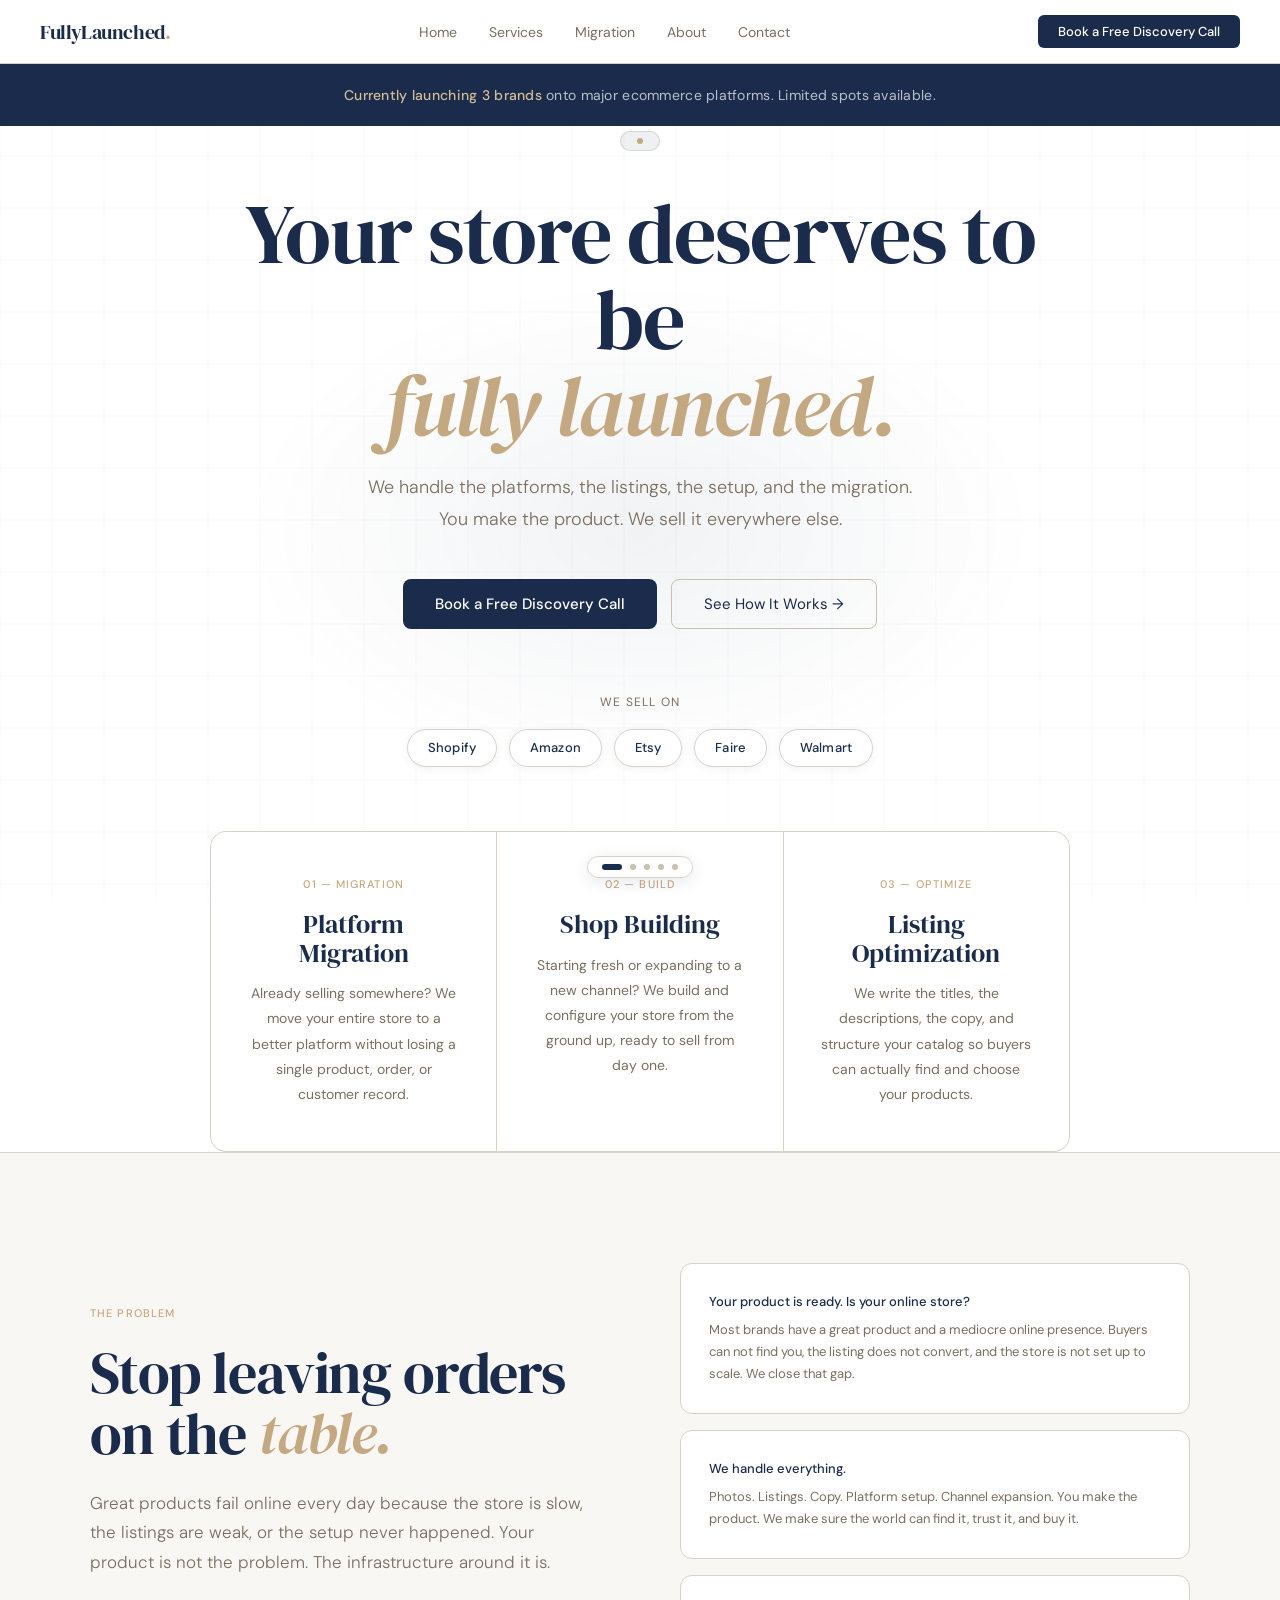
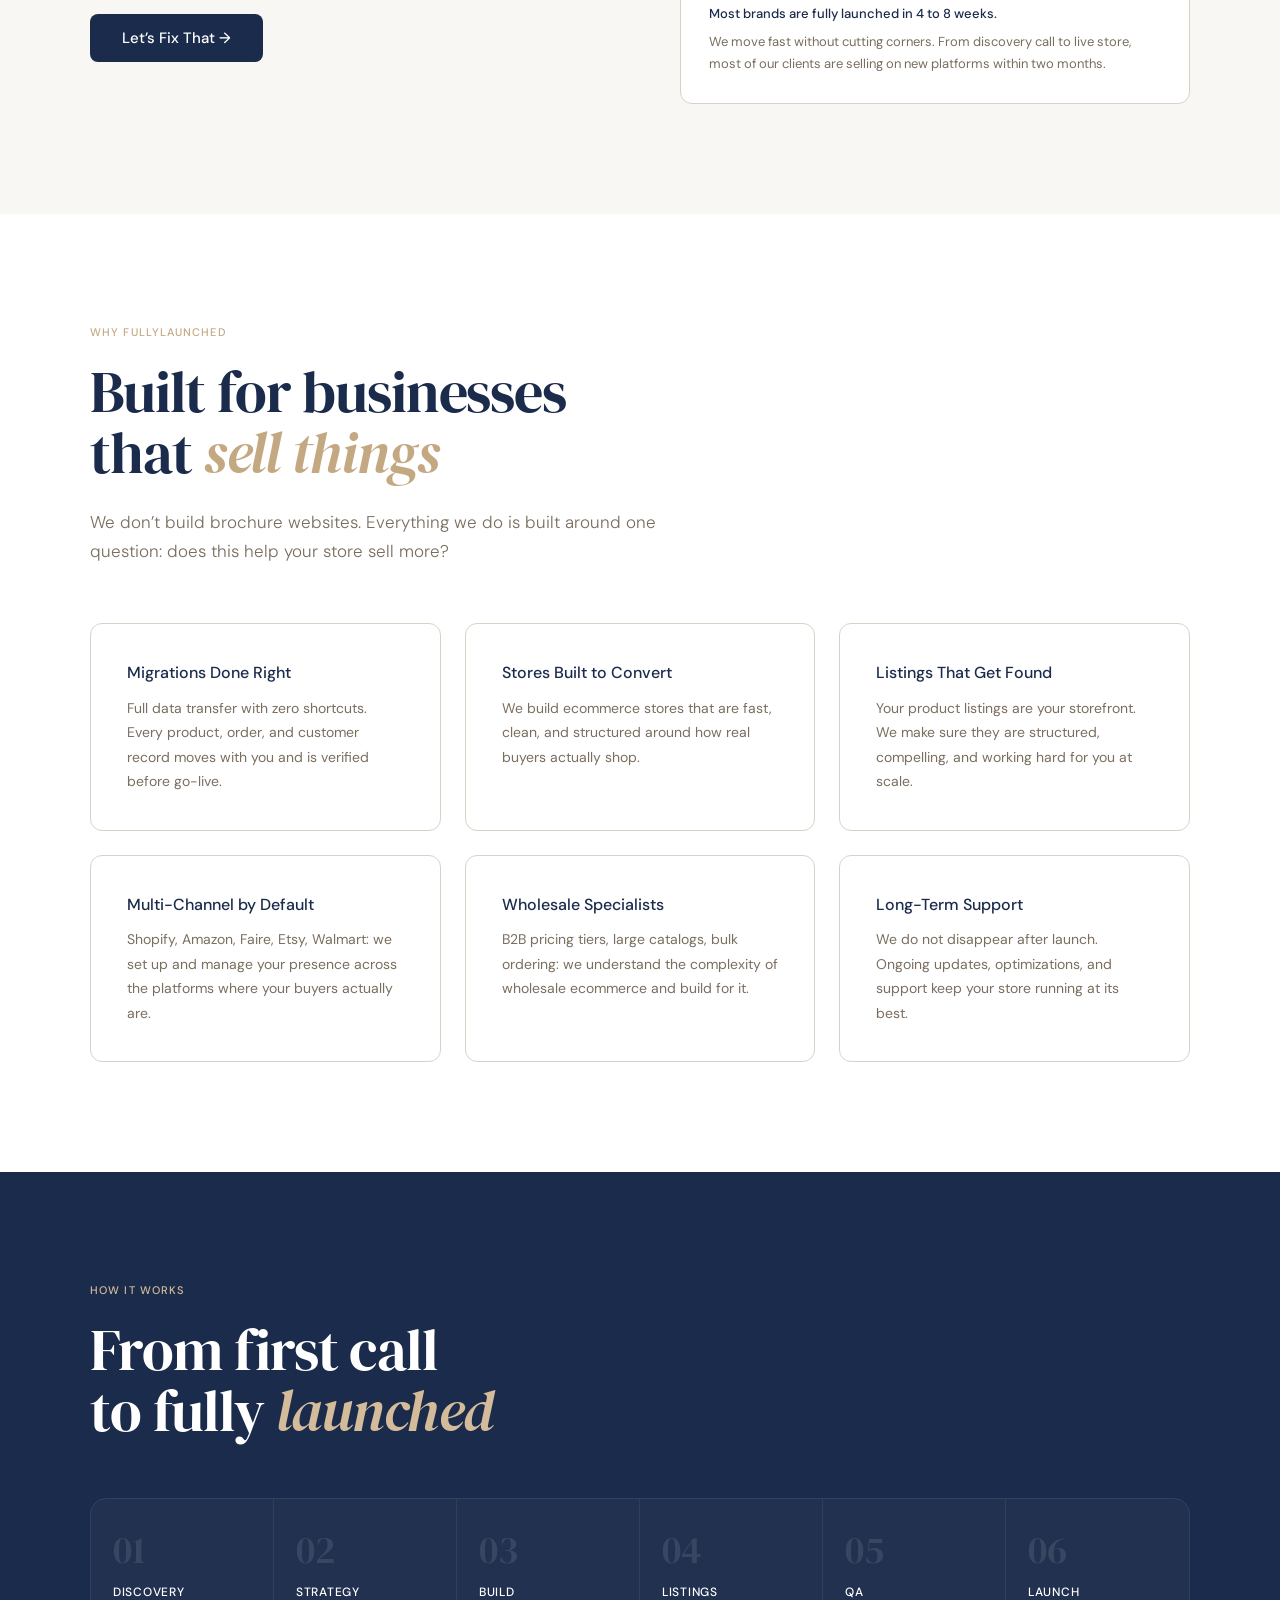
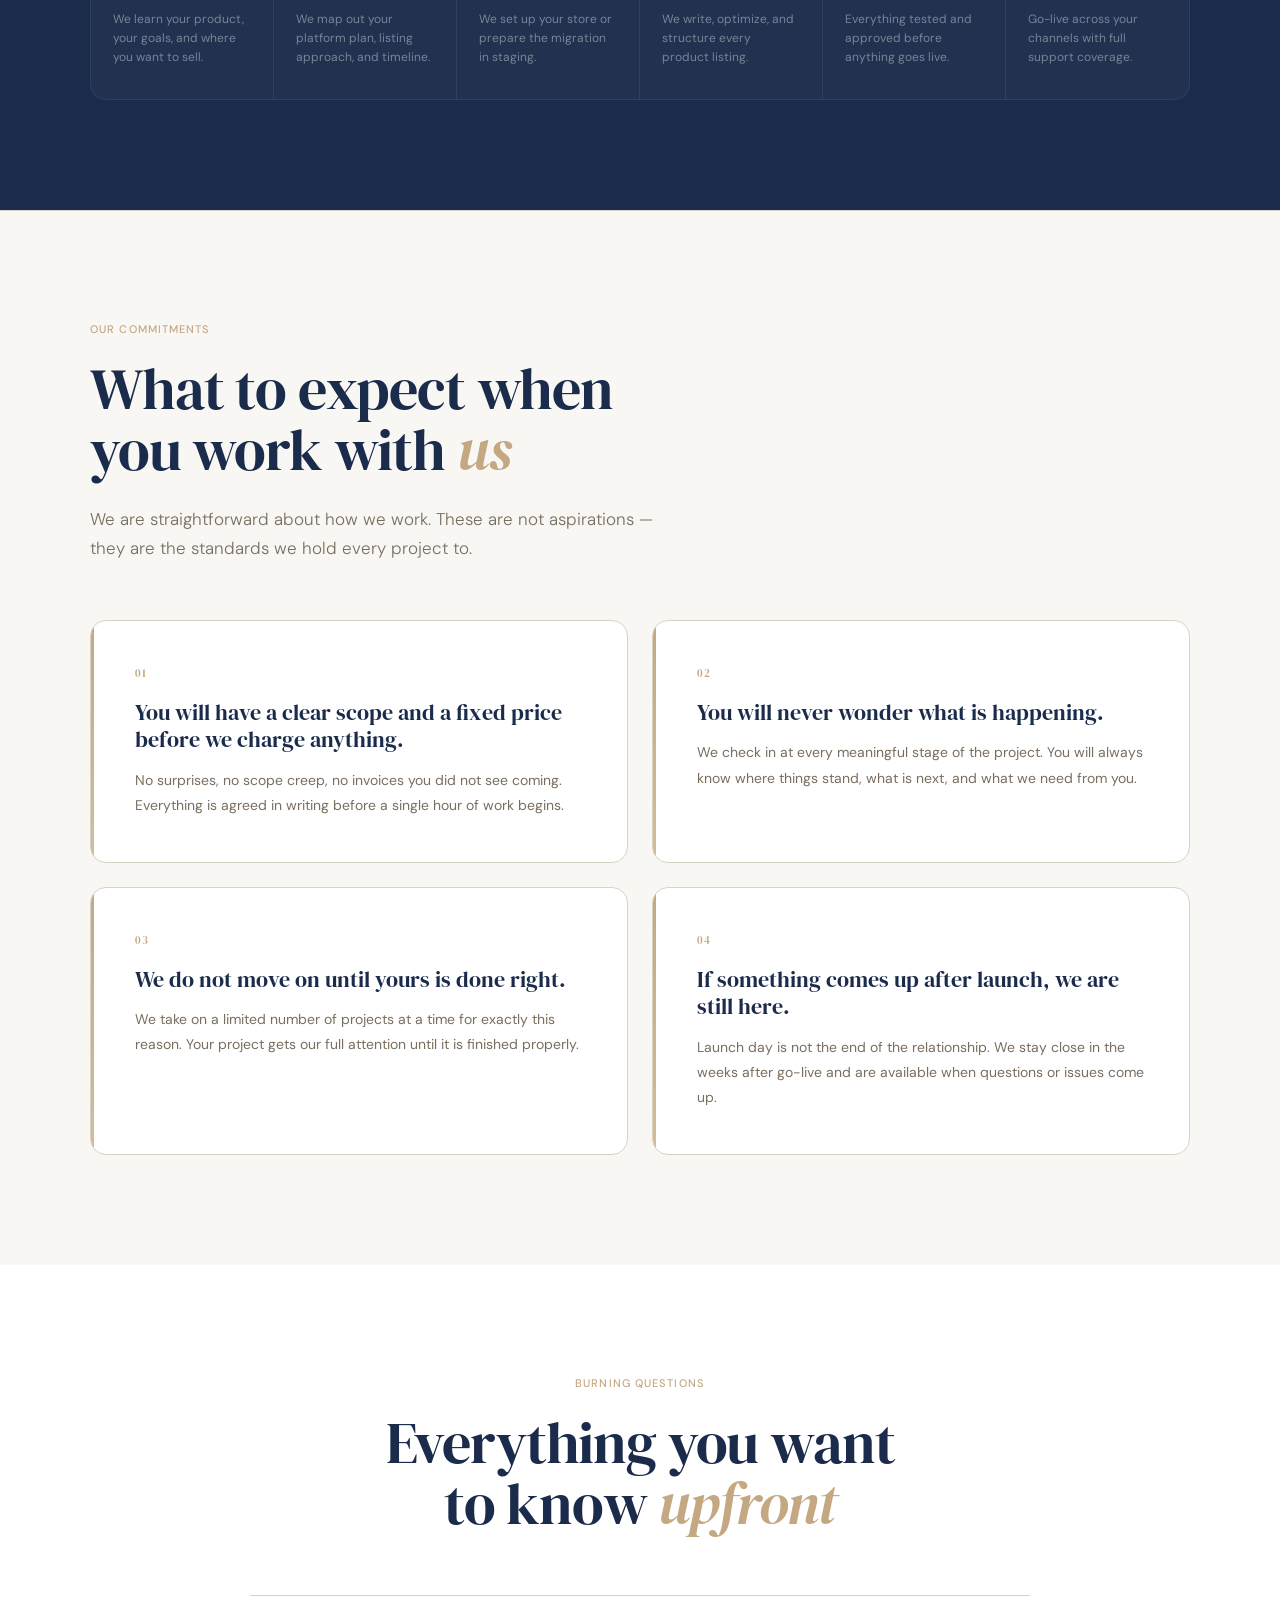
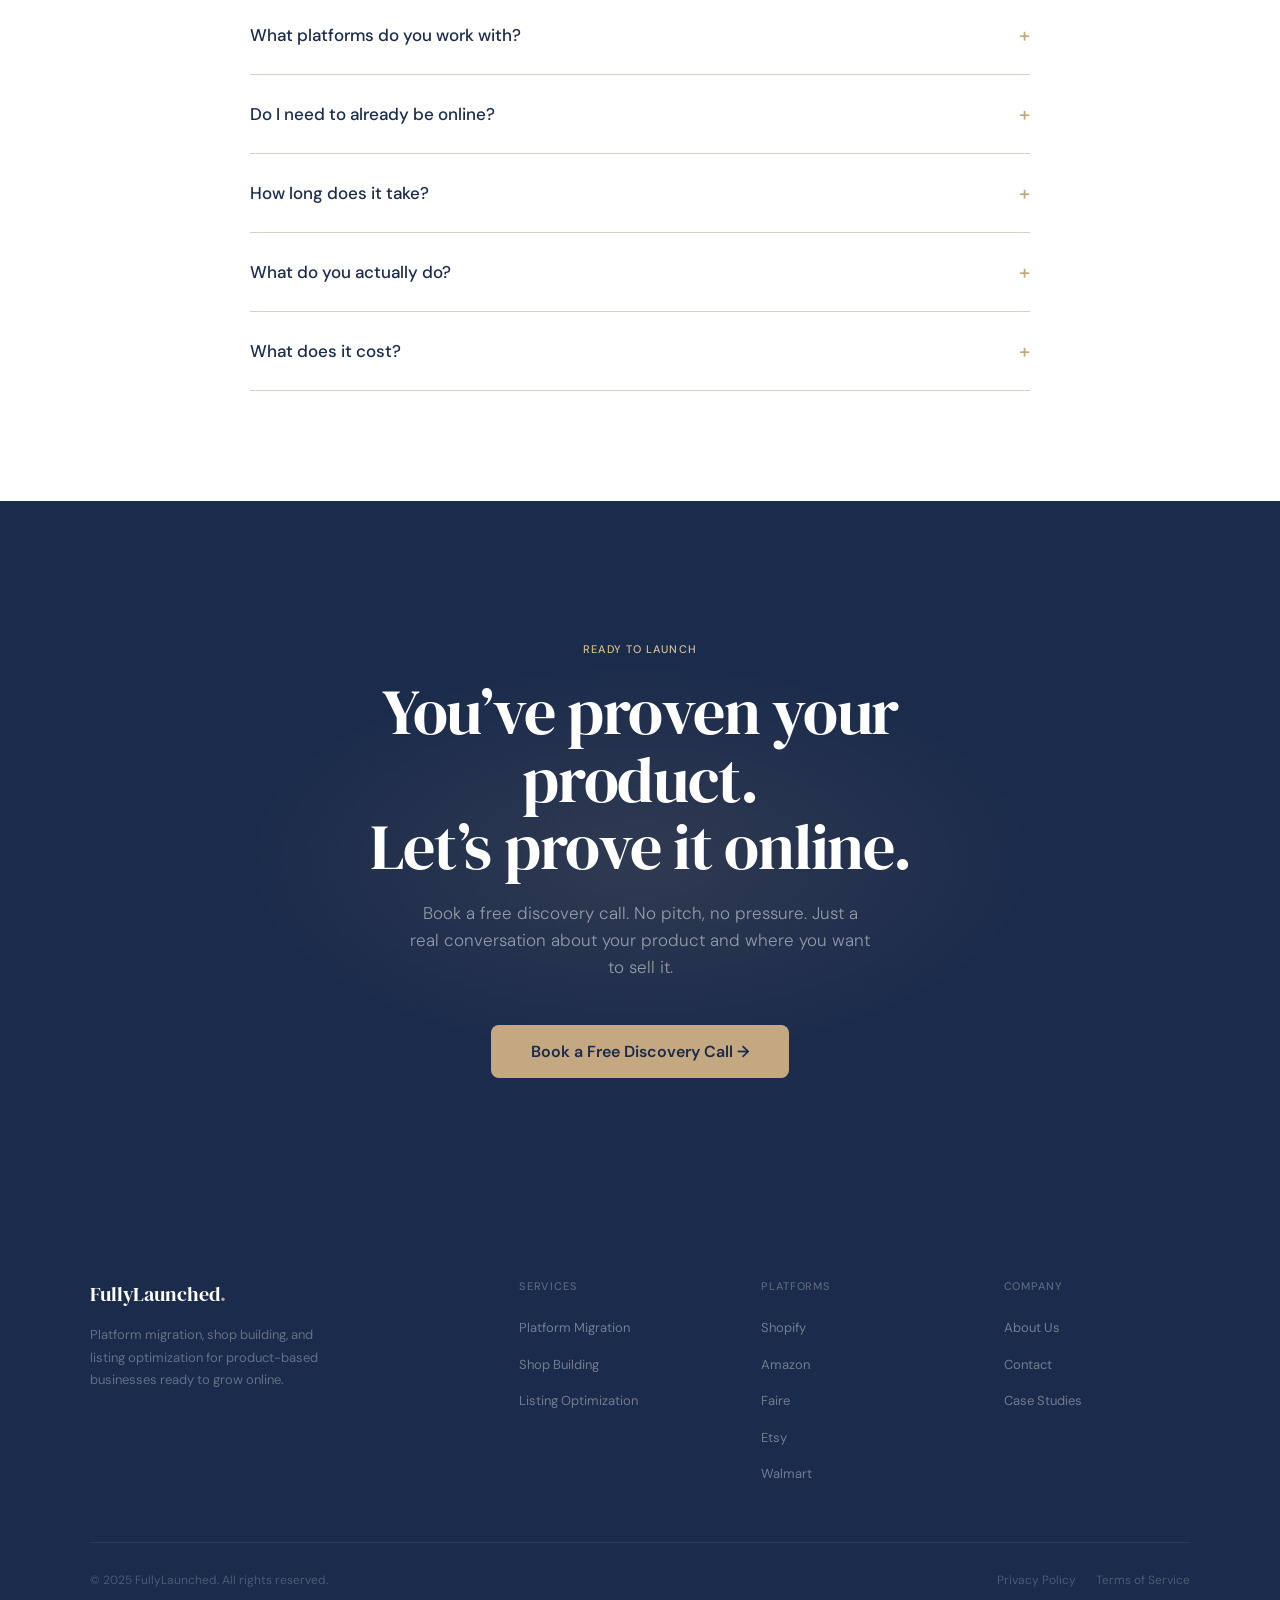
<file: index.html>
<!DOCTYPE html>
<html lang="en">
<head>
<meta charset="UTF-8">
<meta name="viewport" content="width=device-width, initial-scale=1.0">
<title>FullyLaunched — Sell Everywhere Your Customers Are</title>
<meta name="description" content="Platform migration, shop building, and listing optimization for product-based businesses ready to grow online.">
<link rel="preconnect" href="https://fonts.googleapis.com">
<link href="https://fonts.googleapis.com/css2?family=DM+Sans:ital,opsz,wght@0,9..40,300;0,9..40,400;0,9..40,500;0,9..40,600;1,9..40,300&family=DM+Serif+Display:ital@0;1&display=swap" rel="stylesheet">
<style>
*{margin:0;padding:0;box-sizing:border-box;}
:root{
  --bg:#FFFFFF;--off-white:#F8F7F4;--surface:#F0EDE8;--border:#D8D2C6;--border2:#C8C0B0;
  --navy:#1B2B4B;--navy-mid:#2E4380;--muted:#7A6E5F;--muted2:#9A8E7E;
  --tan:#C4A882;--tan-light:#D4BC9A;--cream:#F5F0E8;
  --font-main:'DM Sans',sans-serif;--font-serif:'DM Serif Display',serif;
}
html{scroll-behavior:smooth;}
body{background:var(--bg);color:var(--navy);font-family:var(--font-main);font-size:16px;line-height:1.6;overflow-x:hidden;}
#magnetic-canvas{position:fixed;inset:0;z-index:0;pointer-events:none;}

nav{position:fixed;top:0;left:0;right:0;z-index:100;padding:0 40px;height:64px;display:flex;align-items:center;justify-content:space-between;background:rgba(255,255,255,0.93);backdrop-filter:blur(16px);border-bottom:1px solid var(--border);}
.nav-logo{font-family:var(--font-serif);font-size:20px;color:var(--navy);letter-spacing:-0.02em;cursor:pointer;}
.nav-logo span{color:var(--tan);}
.nav-links{display:flex;gap:32px;list-style:none;}
.nav-links a{color:var(--muted);font-size:14px;text-decoration:none;transition:color 0.2s;cursor:pointer;}
.nav-links a:hover{color:var(--navy);}
.nav-cta{background:var(--navy);color:#fff;font-size:13px;font-weight:500;padding:8px 20px;border-radius:6px;border:none;cursor:pointer;transition:all 0.2s;font-family:var(--font-main);}
.nav-cta:hover{background:var(--navy-mid);transform:translateY(-1px);}

.page{display:none;padding-top:64px;position:relative;z-index:1;}
.page.active{display:block;}

.hero{min-height:100vh;display:flex;align-items:center;padding:0 40px;position:relative;overflow:hidden;}
.hero-glow{position:absolute;top:15%;left:50%;transform:translateX(-50%);width:800px;height:500px;background:radial-gradient(ellipse,rgba(27,43,75,0.06) 0%,transparent 70%);pointer-events:none;}
.hero-content{position:relative;z-index:2;max-width:860px;margin:0 auto;text-align:center;}
.hero-badge{display:inline-flex;align-items:center;gap:8px;background:rgba(27,43,75,0.07);border:1px solid rgba(27,43,75,0.14);border-radius:100px;padding:6px 16px;margin-bottom:40px;font-size:12px;color:var(--navy);letter-spacing:0.08em;text-transform:uppercase;}
.hero-badge-dot{width:6px;height:6px;background:var(--tan);border-radius:50%;animation:pulse 2s infinite;}
@keyframes pulse{0%,100%{opacity:1;transform:scale(1);}50%{opacity:0.35;transform:scale(0.75);}}
.hero-h1{font-family:var(--font-serif);font-size:clamp(44px,7vw,84px);line-height:1.02;letter-spacing:-0.02em;color:var(--navy);margin-bottom:24px;font-weight:400;}
.hero-h1 em{color:var(--tan);font-style:italic;}
.hero-sub{font-size:18px;color:var(--muted);max-width:560px;margin:0 auto 44px;line-height:1.75;font-weight:300;}
.hero-btns{display:flex;gap:14px;justify-content:center;flex-wrap:wrap;margin-bottom:64px;}
.btn-primary{background:var(--navy);color:#fff;padding:14px 32px;border-radius:8px;font-size:15px;font-weight:500;cursor:pointer;border:none;transition:all 0.2s;font-family:var(--font-main);}
.btn-primary:hover{background:var(--navy-mid);transform:translateY(-2px);box-shadow:0 8px 24px rgba(27,43,75,0.15);}
.btn-ghost{background:transparent;color:var(--navy);padding:14px 32px;border-radius:8px;font-size:15px;font-weight:400;cursor:pointer;border:1px solid var(--border2);transition:all 0.2s;font-family:var(--font-main);}
.btn-ghost:hover{border-color:var(--navy);background:rgba(27,43,75,0.03);}

.platform-row{display:flex;gap:12px;justify-content:center;flex-wrap:wrap;}
.platform-badge{background:#fff;border:1px solid var(--border);border-radius:100px;padding:8px 20px;font-size:13px;font-weight:500;color:var(--navy);letter-spacing:0.01em;box-shadow:0 2px 8px rgba(27,43,75,0.06);}

.pillars{display:grid;grid-template-columns:repeat(3,1fr);gap:1px;background:var(--border);border:1px solid var(--border);border-radius:16px;overflow:hidden;margin-top:64px;}
.pillar{background:var(--bg);padding:44px 36px;transition:background 0.3s;}
.pillar:hover{background:var(--cream);}
.pillar-num{font-size:11px;color:var(--tan);letter-spacing:0.1em;text-transform:uppercase;margin-bottom:16px;font-weight:500;}
.pillar-title{font-family:var(--font-serif);font-size:26px;color:var(--navy);line-height:1.1;margin-bottom:14px;font-weight:400;}
.pillar-text{font-size:14px;color:var(--muted);line-height:1.8;}

section{padding:110px 40px;}
.section-inner{max-width:1100px;margin:0 auto;}
.section-label{font-size:11px;color:var(--tan);text-transform:uppercase;letter-spacing:0.1em;margin-bottom:20px;font-weight:500;}
.section-h2{font-family:var(--font-serif);font-size:clamp(34px,5vw,58px);line-height:1.05;letter-spacing:-0.02em;color:var(--navy);margin-bottom:24px;font-weight:400;}
.section-h2 em{color:var(--tan);font-style:italic;}
.section-sub{font-size:17px;color:var(--muted);max-width:580px;line-height:1.75;font-weight:300;}
.divider{height:1px;background:var(--border);margin:0 40px;}

.proof-banner{background:var(--navy);padding:20px 40px;text-align:center;}
.proof-banner p{font-size:14px;color:rgba(255,255,255,0.7);letter-spacing:0.02em;}
.proof-banner span{color:var(--tan-light);font-weight:500;}

.why-grid{display:grid;grid-template-columns:repeat(3,1fr);gap:24px;margin-top:56px;}
.why-card{padding:36px;border:1px solid var(--border);border-radius:12px;background:#fff;transition:all 0.3s;}
.why-card:hover{border-color:var(--tan);box-shadow:0 4px 20px rgba(27,43,75,0.07);}
.why-title{font-size:16px;font-weight:500;color:var(--navy);margin-bottom:10px;}
.why-text{font-size:14px;color:var(--muted);line-height:1.75;}

.commitment-grid{display:grid;grid-template-columns:repeat(2,1fr);gap:24px;margin-top:56px;}
.commitment-card{padding:44px;border:1px solid var(--border);border-radius:16px;background:#fff;transition:all 0.3s;position:relative;overflow:hidden;}
.commitment-card::before{content:'';position:absolute;top:0;left:0;width:3px;height:100%;background:linear-gradient(180deg,var(--tan),var(--tan-light));}
.commitment-card:hover{border-color:var(--tan);box-shadow:0 6px 28px rgba(27,43,75,0.08);transform:translateY(-2px);}
.commitment-num{font-family:var(--font-serif);font-size:11px;color:var(--tan);letter-spacing:0.1em;text-transform:uppercase;margin-bottom:16px;font-weight:500;}
.commitment-statement{font-family:var(--font-serif);font-size:22px;color:var(--navy);line-height:1.25;margin-bottom:14px;font-weight:400;}
.commitment-text{font-size:14px;color:var(--muted);line-height:1.8;}

.faq-list{max-width:780px;margin:0 auto;}
.faq-item{border-bottom:1px solid var(--border);}
.faq-item:first-child{border-top:1px solid var(--border);}
.faq-q{width:100%;background:none;border:none;text-align:left;padding:28px 0;font-size:17px;font-weight:500;color:var(--navy);cursor:pointer;display:flex;justify-content:space-between;align-items:center;font-family:var(--font-main);gap:20px;}
.faq-q .arrow{font-size:20px;color:var(--tan);transition:transform 0.25s;flex-shrink:0;line-height:1;}
.faq-q.open .arrow{transform:rotate(45deg);}
.faq-a{font-size:15px;color:var(--muted);line-height:1.8;max-height:0;overflow:hidden;transition:max-height 0.35s ease,padding 0.25s ease;}
.faq-a.open{max-height:200px;padding-bottom:28px;}

.migration-block{background:var(--navy);border-radius:24px;padding:80px;margin:0 40px;}
.migration-flow{display:flex;align-items:center;margin-top:60px;}
.flow-node{flex:1;text-align:center;}
.flow-box{background:rgba(255,255,255,0.07);border:1px solid rgba(255,255,255,0.12);border-radius:12px;padding:28px 16px;}
.flow-box.hl{border-color:rgba(196,168,130,0.5);background:rgba(196,168,130,0.1);}
.flow-label{font-size:11px;color:var(--tan-light);text-transform:uppercase;letter-spacing:0.08em;margin-bottom:10px;}
.flow-title{font-size:15px;font-weight:500;color:#fff;}
.flow-subs{font-size:12px;color:rgba(255,255,255,0.45);margin-top:8px;line-height:1.7;}
.flow-arrow{font-size:20px;color:rgba(255,255,255,0.2);padding:0 16px;flex-shrink:0;}

.process-navy{background:var(--navy);}
.process-navy .section-label{color:var(--tan-light);}
.process-navy .section-h2{color:#fff;}
.process-navy .section-h2 em{color:var(--tan-light);}
.process-steps{display:grid;grid-template-columns:repeat(6,1fr);margin-top:56px;border:1px solid rgba(255,255,255,0.1);border-radius:16px;overflow:hidden;}
.process-step{padding:32px 22px;border-right:1px solid rgba(255,255,255,0.07);background:rgba(255,255,255,0.03);transition:background 0.3s;}
.process-step:last-child{border-right:none;}
.process-step:hover{background:rgba(255,255,255,0.08);}
.process-num{font-family:var(--font-serif);font-size:38px;color:rgba(255,255,255,0.1);margin-bottom:14px;line-height:1;}
.process-title{font-size:12px;font-weight:500;color:#fff;margin-bottom:8px;text-transform:uppercase;letter-spacing:0.06em;}
.process-text{font-size:12px;color:rgba(255,255,255,0.4);line-height:1.6;}

.final-cta{text-align:center;padding:140px 40px;position:relative;overflow:hidden;background:var(--navy);}
.final-cta-glow{position:absolute;top:50%;left:50%;transform:translate(-50%,-50%);width:800px;height:400px;background:radial-gradient(ellipse,rgba(196,168,130,0.12) 0%,transparent 70%);}
.final-cta-h2{font-family:var(--font-serif);font-size:clamp(36px,6vw,64px);line-height:1.05;letter-spacing:-0.02em;max-width:640px;margin:0 auto 20px;font-weight:400;color:#fff;}
.final-cta-sub{font-size:17px;color:rgba(255,255,255,0.5);max-width:460px;margin:0 auto 44px;font-weight:300;}
.btn-tan{background:var(--tan);color:var(--navy);font-weight:600;padding:16px 40px;border-radius:8px;font-size:16px;border:none;cursor:pointer;font-family:var(--font-main);transition:all 0.2s;text-decoration:none;display:inline-block;}
.btn-tan:hover{background:var(--tan-light);}

.service-detail{padding:80px 0;border-top:1px solid var(--border);max-width:1100px;margin:0 auto;display:grid;grid-template-columns:1fr 1fr;gap:80px;align-items:start;}
.service-detail:first-child{border-top:none;}
.service-tag{display:inline-block;background:rgba(27,43,75,0.07);border:1px solid rgba(27,43,75,0.14);border-radius:100px;padding:4px 14px;font-size:11px;color:var(--navy);text-transform:uppercase;letter-spacing:0.08em;margin-bottom:18px;}
.service-h3{font-family:var(--font-serif);font-size:36px;line-height:1.1;margin-bottom:14px;font-weight:400;color:var(--navy);}
.service-desc{font-size:15px;color:var(--muted);line-height:1.8;margin-bottom:26px;}
.service-bullets{list-style:none;display:flex;flex-direction:column;gap:11px;}
.service-bullets li{font-size:14px;color:var(--muted);padding-left:22px;position:relative;line-height:1.6;}
.service-bullets li::before{content:'→';position:absolute;left:0;color:var(--tan);}
.service-panel{background:var(--navy);border-radius:16px;padding:40px;}
.service-panel-title{font-size:11px;color:rgba(255,255,255,0.35);text-transform:uppercase;letter-spacing:0.08em;margin-bottom:28px;}
.panel-item{padding:18px 0;border-bottom:1px solid rgba(255,255,255,0.08);}
.panel-item:last-child{border-bottom:none;}
.panel-item-label{font-size:12px;color:rgba(255,255,255,0.45);margin-bottom:5px;}
.panel-item-val{font-size:14px;color:#fff;line-height:1.55;}

.manifesto-text{font-family:var(--font-serif);font-size:clamp(26px,4vw,46px);line-height:1.2;letter-spacing:-0.01em;font-weight:400;margin-bottom:28px;color:var(--navy);}
.manifesto-text em{color:var(--tan);font-style:italic;}
.values-grid{display:grid;grid-template-columns:repeat(2,1fr);gap:24px;max-width:1100px;margin:0 auto;padding:0 40px 100px;}
.value-card{padding:40px;border:1px solid var(--border);border-radius:16px;background:#fff;transition:all 0.3s;}
.value-card:hover{border-color:var(--tan);box-shadow:0 6px 24px rgba(27,43,75,0.08);}
.value-title{font-family:var(--font-serif);font-size:24px;margin-bottom:12px;font-weight:400;color:var(--navy);}
.value-text{font-size:15px;color:var(--muted);line-height:1.8;}

/* CONTACT FORM — Netlify ready */
.contact-layout{display:grid;grid-template-columns:1fr 1fr;gap:80px;max-width:1100px;margin:0 auto;padding:0 40px 100px;}
.contact-info-title{font-family:var(--font-serif);font-size:42px;font-weight:400;line-height:1.1;margin-bottom:18px;color:var(--navy);}
.contact-info-sub{font-size:15px;color:var(--muted);line-height:1.8;margin-bottom:36px;}
.contact-detail{display:flex;flex-direction:column;gap:18px;}
.contact-detail-item{display:flex;align-items:flex-start;gap:14px;}
.contact-detail-icon{width:36px;height:36px;background:rgba(27,43,75,0.06);border:1px solid rgba(27,43,75,0.1);border-radius:8px;display:flex;align-items:center;justify-content:center;flex-shrink:0;}
.contact-detail-label{font-size:11px;color:var(--muted);text-transform:uppercase;letter-spacing:0.06em;margin-bottom:2px;}
.contact-detail-val{font-size:14px;color:var(--navy);}
.contact-form-wrap{background:#fff;border:1px solid var(--border);border-radius:20px;padding:44px;box-shadow:0 4px 24px rgba(27,43,75,0.07);}
.form-group{margin-bottom:20px;}
.form-row{display:grid;grid-template-columns:1fr 1fr;gap:14px;}
.form-label{font-size:11px;color:var(--muted);text-transform:uppercase;letter-spacing:0.06em;margin-bottom:7px;display:block;}
.form-input{width:100%;background:var(--off-white);border:1px solid var(--border);border-radius:8px;padding:12px 14px;color:var(--navy);font-size:14px;font-family:var(--font-main);transition:border-color 0.2s;outline:none;}
.form-input:focus{border-color:var(--navy);}
.form-input::placeholder{color:var(--muted2);}
select.form-input option{background:#fff;color:var(--navy);}
textarea.form-input{min-height:110px;resize:vertical;}
.form-submit{width:100%;background:var(--navy);color:#fff;border:none;padding:15px;border-radius:8px;font-size:15px;font-weight:500;font-family:var(--font-main);cursor:pointer;transition:all 0.2s;margin-top:6px;}
.form-submit:hover{background:var(--navy-mid);}

/* SUCCESS MESSAGE */
.form-success{display:none;text-align:center;padding:40px 20px;}
.form-success h3{font-family:var(--font-serif);font-size:28px;color:var(--navy);margin-bottom:12px;}
.form-success p{font-size:15px;color:var(--muted);}

footer{background:var(--navy);padding:60px 40px 36px;}
.footer-inner{max-width:1100px;margin:0 auto;}
.footer-top{display:grid;grid-template-columns:2fr 1fr 1fr 1fr;gap:56px;margin-bottom:56px;}
.footer-logo{font-family:var(--font-serif);font-size:20px;color:#fff;margin-bottom:14px;}
.footer-logo span{color:var(--tan);}
.footer-tagline{font-size:13px;color:rgba(255,255,255,0.32);line-height:1.7;max-width:260px;}
.footer-col-title{font-size:11px;text-transform:uppercase;letter-spacing:0.08em;color:rgba(255,255,255,0.28);margin-bottom:18px;font-weight:500;}
.footer-links{list-style:none;display:flex;flex-direction:column;gap:11px;}
.footer-links a{font-size:13px;color:rgba(255,255,255,0.38);text-decoration:none;cursor:pointer;transition:color 0.2s;}
.footer-links a:hover{color:#fff;}
.footer-bottom{border-top:1px solid rgba(255,255,255,0.07);padding-top:28px;display:flex;justify-content:space-between;align-items:center;}
.footer-copy{font-size:12px;color:rgba(255,255,255,0.22);}
.footer-legal{display:flex;gap:20px;}
.footer-legal a{font-size:12px;color:rgba(255,255,255,0.22);text-decoration:none;cursor:pointer;}

.page-indicator{position:fixed;bottom:22px;left:50%;transform:translateX(-50%);display:flex;gap:8px;background:rgba(255,255,255,0.95);border:1px solid var(--border);border-radius:100px;padding:7px 14px;z-index:200;backdrop-filter:blur(12px);box-shadow:0 4px 16px rgba(27,43,75,0.1);}
.page-dot{width:6px;height:6px;border-radius:50%;background:var(--border2);cursor:pointer;transition:all 0.2s;}
.page-dot.active{background:var(--navy);width:20px;border-radius:3px;}

@keyframes fadeUp{from{opacity:0;transform:translateY(18px);}to{opacity:1;transform:translateY(0);}}
.fade-up{animation:fadeUp 0.6s ease forwards;}
.fd1{animation-delay:0.1s;opacity:0;}.fd2{animation-delay:0.2s;opacity:0;}.fd3{animation-delay:0.3s;opacity:0;}.fd4{animation-delay:0.4s;opacity:0;}

@media(max-width:768px){
  nav{padding:0 20px;}.nav-links{display:none;}
  .hero{padding:0 20px;}
  .pillars,.why-grid,.commitment-grid,.process-steps,.values-grid{grid-template-columns:1fr;}
  .process-step{border-right:none;border-bottom:1px solid rgba(255,255,255,0.07);}
  .service-detail{grid-template-columns:1fr;gap:36px;}
  .contact-layout{grid-template-columns:1fr;padding:0 20px;}
  .migration-block{margin:0;border-radius:0;padding:60px 20px;}
  .migration-flow{flex-direction:column;gap:10px;}.flow-arrow{transform:rotate(90deg);}
  .footer-top{grid-template-columns:1fr 1fr;gap:28px;}
  section{padding:80px 20px;}.values-grid{padding:0 20px 80px;}
  .contact-form-wrap{padding:26px;}.faq-list{padding:0 20px;}
  .form-row{grid-template-columns:1fr;}
}
</style>
</head>
<body>

<canvas id="magnetic-canvas"></canvas>
<nav>
  <div class="nav-logo" onclick="showPage('home')">FullyLaunched<span>.</span></div>
  <ul class="nav-links">
    <li><a onclick="showPage('home')">Home</a></li>
    <li><a onclick="showPage('services')">Services</a></li>
    <li><a onclick="showPage('migration')">Migration</a></li>
    <li><a onclick="showPage('about')">About</a></li>
    <li><a onclick="showPage('contact')">Contact</a></li>
  </ul>
  <button class="nav-cta" onclick="showPage('contact')">Book a Free Discovery Call</button>
</nav>

<div class="page-indicator">
  <div class="page-dot active" id="dot-home" onclick="showPage('home')"></div>
  <div class="page-dot" id="dot-services" onclick="showPage('services')"></div>
  <div class="page-dot" id="dot-migration" onclick="showPage('migration')"></div>
  <div class="page-dot" id="dot-about" onclick="showPage('about')"></div>
  <div class="page-dot" id="dot-contact" onclick="showPage('contact')"></div>
</div>

<!-- ═══ HOME ═══ -->
<div class="page active" id="page-home">
  <div class="proof-banner">
    <p><span>Currently launching 3 brands</span> onto major ecommerce platforms. Limited spots available.</p>
  </div>
  <section class="hero">
    <div class="hero-glow"></div>
    <div class="hero-content">
      <div class="hero-badge fade-up"><div class="hero-badge-dot"></div></div>
      <h1 class="hero-h1 fade-up fd1">Your store deserves to be<br><em>fully launched.</em></h1>
      <p class="hero-sub fade-up fd2">We handle the platforms, the listings, the setup, and the migration. You make the product. We sell it everywhere else.</p>
      <div class="hero-btns fade-up fd3">
        <button class="btn-primary" onclick="showPage('contact')">Book a Free Discovery Call</button>
        <button class="btn-ghost" onclick="showPage('services')">See How It Works →</button>
      </div>
      <div class="fade-up fd4">
        <p style="font-size:12px;color:var(--muted);text-transform:uppercase;letter-spacing:0.1em;margin-bottom:16px;">We sell on</p>
        <div class="platform-row">
          <div class="platform-badge">Shopify</div>
          <div class="platform-badge">Amazon</div>
          <div class="platform-badge">Etsy</div>
          <div class="platform-badge">Faire</div>
          <div class="platform-badge">Walmart</div>
        </div>
      </div>
      <div class="pillars">
        <div class="pillar"><div class="pillar-num">01 — Migration</div><div class="pillar-title">Platform Migration</div><div class="pillar-text">Already selling somewhere? We move your entire store to a better platform without losing a single product, order, or customer record.</div></div>
        <div class="pillar"><div class="pillar-num">02 — Build</div><div class="pillar-title">Shop Building</div><div class="pillar-text">Starting fresh or expanding to a new channel? We build and configure your store from the ground up, ready to sell from day one.</div></div>
        <div class="pillar"><div class="pillar-num">03 — Optimize</div><div class="pillar-title">Listing Optimization</div><div class="pillar-text">We write the titles, the descriptions, the copy, and structure your catalog so buyers can actually find and choose your products.</div></div>
      </div>
    </div>
  </section>

  <section style="padding:110px 40px;border-top:1px solid var(--border);background:var(--off-white);">
    <div class="section-inner">
      <div style="display:grid;grid-template-columns:1fr 1fr;gap:80px;align-items:center;">
        <div>
          <div class="section-label">The Problem</div>
          <h2 class="section-h2">Stop leaving orders<br>on the <em>table.</em></h2>
          <p class="section-sub">Great products fail online every day because the store is slow, the listings are weak, or the setup never happened. Your product is not the problem. The infrastructure around it is.</p>
          <button class="btn-primary" style="margin-top:36px;" onclick="showPage('contact')">Let&rsquo;s Fix That →</button>
        </div>
        <div style="display:flex;flex-direction:column;gap:16px;">
          <div style="background:#fff;border:1px solid var(--border);border-radius:12px;padding:28px;"><div style="font-size:13px;font-weight:500;color:var(--navy);margin-bottom:6px;">Your product is ready. Is your online store?</div><div style="font-size:13px;color:var(--muted);line-height:1.7;">Most brands have a great product and a mediocre online presence. Buyers can not find you, the listing does not convert, and the store is not set up to scale. We close that gap.</div></div>
          <div style="background:#fff;border:1px solid var(--border);border-radius:12px;padding:28px;"><div style="font-size:13px;font-weight:500;color:var(--navy);margin-bottom:6px;">We handle everything.</div><div style="font-size:13px;color:var(--muted);line-height:1.7;">Photos. Listings. Copy. Platform setup. Channel expansion. You make the product. We make sure the world can find it, trust it, and buy it.</div></div>
          <div style="background:#fff;border:1px solid var(--border);border-radius:12px;padding:28px;"><div style="font-size:13px;font-weight:500;color:var(--navy);margin-bottom:6px;">Most brands are fully launched in 4 to 8 weeks.</div><div style="font-size:13px;color:var(--muted);line-height:1.7;">We move fast without cutting corners. From discovery call to live store, most of our clients are selling on new platforms within two months.</div></div>
        </div>
      </div>
    </div>
  </section>

  <section style="padding:110px 40px;">
    <div class="section-inner">
      <div class="section-label">Why FullyLaunched</div>
      <h2 class="section-h2">Built for businesses<br>that <em>sell things</em></h2>
      <p class="section-sub">We don&rsquo;t build brochure websites. Everything we do is built around one question: does this help your store sell more?</p>
      <div class="why-grid">
        <div class="why-card"><div class="why-title">Migrations Done Right</div><div class="why-text">Full data transfer with zero shortcuts. Every product, order, and customer record moves with you and is verified before go-live.</div></div>
        <div class="why-card"><div class="why-title">Stores Built to Convert</div><div class="why-text">We build ecommerce stores that are fast, clean, and structured around how real buyers actually shop.</div></div>
        <div class="why-card"><div class="why-title">Listings That Get Found</div><div class="why-text">Your product listings are your storefront. We make sure they are structured, compelling, and working hard for you at scale.</div></div>
        <div class="why-card"><div class="why-title">Multi-Channel by Default</div><div class="why-text">Shopify, Amazon, Faire, Etsy, Walmart: we set up and manage your presence across the platforms where your buyers actually are.</div></div>
        <div class="why-card"><div class="why-title">Wholesale Specialists</div><div class="why-text">B2B pricing tiers, large catalogs, bulk ordering: we understand the complexity of wholesale ecommerce and build for it.</div></div>
        <div class="why-card"><div class="why-title">Long-Term Support</div><div class="why-text">We do not disappear after launch. Ongoing updates, optimizations, and support keep your store running at its best.</div></div>
      </div>
    </div>
  </section>

  <section class="process-navy" style="padding:110px 40px;">
    <div class="section-inner"><div class="section-label">How It Works</div><h2 class="section-h2">From first call<br>to fully <em>launched</em></h2></div>
    <div style="max-width:1100px;margin:0 auto;">
      <div class="process-steps">
        <div class="process-step"><div class="process-num">01</div><div class="process-title">Discovery</div><div class="process-text">We learn your product, your goals, and where you want to sell.</div></div>
        <div class="process-step"><div class="process-num">02</div><div class="process-title">Strategy</div><div class="process-text">We map out your platform plan, listing approach, and timeline.</div></div>
        <div class="process-step"><div class="process-num">03</div><div class="process-title">Build</div><div class="process-text">We set up your store or prepare the migration in staging.</div></div>
        <div class="process-step"><div class="process-num">04</div><div class="process-title">Listings</div><div class="process-text">We write, optimize, and structure every product listing.</div></div>
        <div class="process-step"><div class="process-num">05</div><div class="process-title">QA</div><div class="process-text">Everything tested and approved before anything goes live.</div></div>
        <div class="process-step"><div class="process-num">06</div><div class="process-title">Launch</div><div class="process-text">Go-live across your channels with full support coverage.</div></div>
      </div>
    </div>
  </section>

  <section style="padding:110px 40px;background:var(--off-white);border-top:1px solid var(--border);">
    <div class="section-inner">
      <div class="section-label">Our Commitments</div>
      <h2 class="section-h2">What to expect when<br>you work with <em>us</em></h2>
      <p class="section-sub">We are straightforward about how we work. These are not aspirations — they are the standards we hold every project to.</p>
      <div class="commitment-grid">
        <div class="commitment-card"><div class="commitment-num">01</div><div class="commitment-statement">You will have a clear scope and a fixed price before we charge anything.</div><div class="commitment-text">No surprises, no scope creep, no invoices you did not see coming. Everything is agreed in writing before a single hour of work begins.</div></div>
        <div class="commitment-card"><div class="commitment-num">02</div><div class="commitment-statement">You will never wonder what is happening.</div><div class="commitment-text">We check in at every meaningful stage of the project. You will always know where things stand, what is next, and what we need from you.</div></div>
        <div class="commitment-card"><div class="commitment-num">03</div><div class="commitment-statement">We do not move on until yours is done right.</div><div class="commitment-text">We take on a limited number of projects at a time for exactly this reason. Your project gets our full attention until it is finished properly.</div></div>
        <div class="commitment-card"><div class="commitment-num">04</div><div class="commitment-statement">If something comes up after launch, we are still here.</div><div class="commitment-text">Launch day is not the end of the relationship. We stay close in the weeks after go-live and are available when questions or issues come up.</div></div>
      </div>
    </div>
  </section>

  <section style="padding:110px 40px;">
    <div class="section-inner" style="text-align:center;margin-bottom:60px;"><div class="section-label">Burning Questions</div><h2 class="section-h2" style="max-width:600px;margin:0 auto;">Everything you want<br>to know <em>upfront</em></h2></div>
    <div class="faq-list">
      <div class="faq-item"><button class="faq-q" onclick="toggleFaq(this)">What platforms do you work with? <span class="arrow">+</span></button><div class="faq-a">We work across Faire, Etsy, Amazon, Walmart, and Shopify. If you are not sure which platforms make sense for your product and your buyers, we will help you figure that out in the discovery call.</div></div>
      <div class="faq-item"><button class="faq-q" onclick="toggleFaq(this)">Do I need to already be online? <span class="arrow">+</span></button><div class="faq-a">No. We start from scratch or fix what is broken. Whether you have never sold online or you have a store that is not performing the way it should, we can help from wherever you are right now.</div></div>
      <div class="faq-item"><button class="faq-q" onclick="toggleFaq(this)">How long does it take? <span class="arrow">+</span></button><div class="faq-a">Most brands are fully launched in 4 to 8 weeks. The timeline depends on the scope of the project, the number of platforms, and how large your catalog is. We will give you a clear timeline before any work begins.</div></div>
      <div class="faq-item"><button class="faq-q" onclick="toggleFaq(this)">What do you actually do? <span class="arrow">+</span></button><div class="faq-a">We handle everything. Photos, listings, copy, platform setup, migrations, and ongoing management. You make the product. We sell it everywhere else.</div></div>
      <div class="faq-item"><button class="faq-q" onclick="toggleFaq(this)">What does it cost? <span class="arrow">+</span></button><div class="faq-a">Every project is scoped individually based on what you need. We do not have rigid packages because no two businesses are the same. Book a discovery call and we will give you a clear, honest proposal based on your actual situation.</div></div>
    </div>
  </section>

  <div class="final-cta">
    <div class="final-cta-glow"></div>
    <div style="position:relative;z-index:2;">
      <div class="section-label" style="color:var(--tan-light);margin-bottom:20px;">Ready to Launch</div>
      <h2 class="final-cta-h2">You&rsquo;ve proven your product.<br>Let&rsquo;s prove it online.</h2>
      <p class="final-cta-sub">Book a free discovery call. No pitch, no pressure. Just a real conversation about your product and where you want to sell it.</p>
      <button class="btn-tan" onclick="showPage('contact')">Book a Free Discovery Call →</button>
    </div>
  </div>
  <div id="footer-home"></div>
</div>

<!-- ═══ SERVICES ═══ -->
<div class="page" id="page-services">
  <section style="padding:120px 40px 60px;text-align:center;">
    <div class="section-label" style="display:block;margin-bottom:14px;">What We Do</div>
    <h1 class="section-h2" style="text-align:center;max-width:660px;margin:0 auto 18px;">Three services.<br>One <em>focused</em> team.</h1>
    <p class="section-sub" style="text-align:center;margin:0 auto;">We do not try to do everything. We do three things exceptionally well, and those three things are exactly what product-based businesses need most.</p>
  </section>
  <section style="padding:40px 40px 110px;">
    <div class="service-detail">
      <div><div class="service-tag">Service 01</div><h3 class="service-h3">Platform Migration</h3><p class="service-desc">Already selling on one platform and need to move? We handle the entire transfer without losing a single product, customer record, or order. No downtime, no missing data, no surprises.</p><ul class="service-bullets"><li>Full inventory, customer, and order data transfer</li><li>Complete URL redirect mapping with no broken links</li><li>Zero-downtime cutover strategy</li><li>Staging environment testing before go-live</li><li>Shopify, WooCommerce, Magento, BigCommerce, and custom platforms</li><li>Post-launch monitoring and rapid support</li></ul></div>
      <div class="service-panel"><div class="service-panel-title">What&rsquo;s Included</div><div class="panel-item"><div class="panel-item-label">Pre-Migration</div><div class="panel-item-val">Full site audit, data export, and migration roadmap</div></div><div class="panel-item"><div class="panel-item-label">During Migration</div><div class="panel-item-val">Staged transfer with integrity checks at every step</div></div><div class="panel-item"><div class="panel-item-label">Go-Live</div><div class="panel-item-val">Coordinated cutover with minimal downtime</div></div><div class="panel-item"><div class="panel-item-label">Post-Launch</div><div class="panel-item-val">Monitoring, error resolution, and 30-day support</div></div></div>
    </div>
    <div class="service-detail">
      <div><div class="service-tag">Service 02</div><h3 class="service-h3">Shop Building</h3><p class="service-desc">Starting fresh or expanding to a new channel? We build and configure your store end to end. Shopify, Amazon, Faire, Etsy, Walmart: wherever your buyers are, we get you there.</p><ul class="service-bullets"><li>Custom store setup and configuration</li><li>B2B wholesale pricing, tiers, and account management</li><li>Large catalog architecture for any product volume</li><li>Payment, shipping, and fulfillment integrations</li><li>Mobile-first, fast-loading builds</li><li>Channel expansion across multiple platforms</li></ul></div>
      <div class="service-panel"><div class="service-panel-title">What&rsquo;s Included</div><div class="panel-item"><div class="panel-item-label">Setup</div><div class="panel-item-val">Full store build and configuration on your chosen platform</div></div><div class="panel-item"><div class="panel-item-label">Integrations</div><div class="panel-item-val">Payment, shipping, ERP, and third-party connections</div></div><div class="panel-item"><div class="panel-item-label">Channels</div><div class="panel-item-val">Expansion across Shopify, Amazon, Faire, Etsy, and Walmart</div></div><div class="panel-item"><div class="panel-item-label">Launch</div><div class="panel-item-val">Full QA, go-live support, and team training</div></div></div>
    </div>
    <div class="service-detail">
      <div><div class="service-tag">Service 03</div><h3 class="service-h3">Listing Optimization</h3><p class="service-desc">Your product listing is the last thing standing between a browser and a buyer. We write the titles, the descriptions, and the copy. We structure your catalog. We make every listing work harder.</p><ul class="service-bullets"><li>Product title and description writing at scale</li><li>Attribute and specification structuring</li><li>Image naming, alt text, and presentation guidance</li><li>Category and taxonomy architecture</li><li>Bulk catalog cleanup and standardization</li><li>Ongoing listing management and updates</li></ul></div>
      <div class="service-panel"><div class="service-panel-title">What&rsquo;s Included</div><div class="panel-item"><div class="panel-item-label">Audit</div><div class="panel-item-val">Full catalog review identifying gaps and inconsistencies</div></div><div class="panel-item"><div class="panel-item-label">Writing</div><div class="panel-item-val">Titles, descriptions, and copy written for every listing</div></div><div class="panel-item"><div class="panel-item-label">Structure</div><div class="panel-item-val">Category architecture and attribute standardization</div></div><div class="panel-item"><div class="panel-item-label">Ongoing</div><div class="panel-item-val">Retainer options for new products and catalog growth</div></div></div>
    </div>
  </section>
  <div class="final-cta"><div class="final-cta-glow"></div><div style="position:relative;z-index:2;"><h2 class="final-cta-h2" style="font-size:clamp(30px,5vw,54px);">Not sure which service you need?</h2><p class="final-cta-sub">Most of our clients need more than one. Book a free discovery call and we will figure out the right starting point together.</p><button class="btn-tan" onclick="showPage('contact')">Book a Free Discovery Call →</button></div></div>
  <div id="footer-services"></div>
</div>

<!-- ═══ MIGRATION ═══ -->
<div class="page" id="page-migration">
  <section style="padding:140px 40px 80px;max-width:800px;margin:0 auto;text-align:center;">
    <div class="section-label" style="display:block;margin-bottom:14px;">Platform Migration</div>
    <h1 class="section-h2" style="text-align:center;margin:0 auto 20px;">Move platforms.<br><em>Keep everything.</em></h1>
    <p class="section-sub" style="text-align:center;margin:0 auto;">A platform migration is one of the highest-risk operations an ecommerce business can run. When it goes wrong, you lose data, customers, and revenue. We make sure it goes right.</p>
  </section>
  <section style="padding:0 40px 80px;">
    <div style="display:grid;grid-template-columns:repeat(2,1fr);gap:20px;max-width:1100px;margin:0 auto;">
      <div style="background:#fff;border:1px solid #f0d0d0;border-radius:12px;padding:30px;"><div style="font-size:15px;font-weight:500;color:#c0392b;margin-bottom:10px;">Why migrations go wrong</div><div style="font-size:14px;color:var(--muted);line-height:1.75;">Products disappear. Customer records corrupt. URLs break with no redirects. These are not rare edge cases. They are what happens when migrations are rushed or mishandled.</div></div>
      <div style="background:#fff;border:1px solid rgba(27,43,75,0.2);border-radius:12px;padding:30px;"><div style="font-size:15px;font-weight:500;color:var(--navy);margin-bottom:10px;">How we prevent every one of those problems</div><div style="font-size:14px;color:var(--muted);line-height:1.75;">We run a full pre-migration audit before a single file moves. We document every URL, verify every product record, and build a complete redirect map before anything touches your live store.</div></div>
      <div style="background:#fff;border:1px solid rgba(27,43,75,0.2);border-radius:12px;padding:30px;"><div style="font-size:15px;font-weight:500;color:var(--navy);margin-bottom:10px;">Everything comes with you</div><div style="font-size:14px;color:var(--muted);line-height:1.75;">Products, variants, inventory levels, customer accounts, order history, and reviews are all transferred with full integrity checks. We do not consider it done until every record is verified on the new platform.</div></div>
      <div style="background:#fff;border:1px solid rgba(27,43,75,0.2);border-radius:12px;padding:30px;"><div style="font-size:15px;font-weight:500;color:var(--navy);margin-bottom:10px;">Launch with confidence</div><div style="font-size:14px;color:var(--muted);line-height:1.75;">Go-live is coordinated to minimize downtime. We monitor the new store closely in the days and weeks after launch, ready to catch and resolve anything that comes up.</div></div>
    </div>
  </section>
  <section style="padding:0 40px 80px;">
    <div style="max-width:700px;margin:0 auto;">
      <div class="section-label">Migration Checklist</div>
      <h2 class="section-h2">Every migration<br>follows the same <em>protocol</em></h2>
      <div style="margin-top:40px;">
        <div style="display:flex;align-items:flex-start;gap:16px;padding:18px 0;border-bottom:1px solid var(--border);"><div style="width:28px;height:28px;border-radius:50%;background:rgba(27,43,75,0.07);border:1px solid rgba(27,43,75,0.16);display:flex;align-items:center;justify-content:center;flex-shrink:0;font-size:12px;color:var(--navy);">✓</div><div><div style="font-size:15px;color:var(--navy);font-weight:500;">Full site crawl and URL documentation</div><div style="font-size:13px;color:var(--muted);margin-top:2px;">Every page, product, and category mapped before anything moves</div></div></div>
        <div style="display:flex;align-items:flex-start;gap:16px;padding:18px 0;border-bottom:1px solid var(--border);"><div style="width:28px;height:28px;border-radius:50%;background:rgba(27,43,75,0.07);border:1px solid rgba(27,43,75,0.16);display:flex;align-items:center;justify-content:center;flex-shrink:0;font-size:12px;color:var(--navy);">✓</div><div><div style="font-size:15px;color:var(--navy);font-weight:500;">Complete redirect mapping</div><div style="font-size:13px;color:var(--muted);margin-top:2px;">Every old URL pointed to the correct new destination</div></div></div>
        <div style="display:flex;align-items:flex-start;gap:16px;padding:18px 0;border-bottom:1px solid var(--border);"><div style="width:28px;height:28px;border-radius:50%;background:rgba(27,43,75,0.07);border:1px solid rgba(27,43,75,0.16);display:flex;align-items:center;justify-content:center;flex-shrink:0;font-size:12px;color:var(--navy);">✓</div><div><div style="font-size:15px;color:var(--navy);font-weight:500;">Product and inventory data transfer</div><div style="font-size:13px;color:var(--muted);margin-top:2px;">All fields, variants, and stock levels verified post-transfer</div></div></div>
        <div style="display:flex;align-items:flex-start;gap:16px;padding:18px 0;border-bottom:1px solid var(--border);"><div style="width:28px;height:28px;border-radius:50%;background:rgba(27,43,75,0.07);border:1px solid rgba(27,43,75,0.16);display:flex;align-items:center;justify-content:center;flex-shrink:0;font-size:12px;color:var(--navy);">✓</div><div><div style="font-size:15px;color:var(--navy);font-weight:500;">Customer and order history migration</div><div style="font-size:13px;color:var(--muted);margin-top:2px;">Historical records preserved with no customer data left behind</div></div></div>
        <div style="display:flex;align-items:flex-start;gap:16px;padding:18px 0;border-bottom:1px solid var(--border);"><div style="width:28px;height:28px;border-radius:50%;background:rgba(27,43,75,0.07);border:1px solid rgba(27,43,75,0.16);display:flex;align-items:center;justify-content:center;flex-shrink:0;font-size:12px;color:var(--navy);">✓</div><div><div style="font-size:15px;color:var(--navy);font-weight:500;">Staging environment QA</div><div style="font-size:13px;color:var(--muted);margin-top:2px;">Full store tested and approved before any live changes</div></div></div>
        <div style="display:flex;align-items:flex-start;gap:16px;padding:18px 0;border-bottom:1px solid var(--border);"><div style="width:28px;height:28px;border-radius:50%;background:rgba(27,43,75,0.07);border:1px solid rgba(27,43,75,0.16);display:flex;align-items:center;justify-content:center;flex-shrink:0;font-size:12px;color:var(--navy);">✓</div><div><div style="font-size:15px;color:var(--navy);font-weight:500;">Analytics and tracking verified</div><div style="font-size:13px;color:var(--muted);margin-top:2px;">All tracking tags tested and confirmed on the new platform</div></div></div>
        <div style="display:flex;align-items:flex-start;gap:16px;padding:18px 0;"><div style="width:28px;height:28px;border-radius:50%;background:rgba(27,43,75,0.07);border:1px solid rgba(27,43,75,0.16);display:flex;align-items:center;justify-content:center;flex-shrink:0;font-size:12px;color:var(--navy);">✓</div><div><div style="font-size:15px;color:var(--navy);font-weight:500;">Post-launch monitoring</div><div style="font-size:13px;color:var(--muted);margin-top:2px;">Active monitoring and rapid-response support after go-live</div></div></div>
      </div>
    </div>
  </section>
  <div class="final-cta" style="padding:100px 40px;"><div class="final-cta-glow"></div><div style="position:relative;z-index:2;"><h2 class="final-cta-h2" style="font-size:clamp(30px,4vw,50px);">Ready to make the move?</h2><p class="final-cta-sub">Tell us where you are and where you want to go. We will map out the migration and walk you through exactly how it works.</p><button class="btn-tan" onclick="showPage('contact')">Start Migration Planning →</button></div></div>
  <div id="footer-migration"></div>
</div>

<!-- ═══ ABOUT ═══ -->
<div class="page" id="page-about">
  <section style="padding:140px 40px 80px;max-width:800px;margin:0 auto;">
    <div class="section-label">Who We Are</div>
    <div class="manifesto-text" style="margin-top:20px;">“An ecommerce store is not a website. It is a <em>business engine,</em> and it should be built like one.”</div>
    <p style="font-size:17px;color:var(--muted);line-height:1.8;font-weight:300;max-width:620px;">Most agencies build stores that look good in a demo. We build stores that hold up when real customers arrive, real orders come in, and the pressure is on.</p>
    <p style="font-size:17px;color:var(--muted);line-height:1.8;font-weight:300;max-width:620px;margin-top:20px;">FullyLaunched exists for brands that have a great product and need the online side to match. Platform migrations, custom shops, multi-channel expansion, and listing optimization: we handle everything between your product and your buyer.</p>
  </section>
  <div class="divider" style="margin:0 40px;"></div>
  <section style="padding:80px 40px 40px;"><div class="section-inner"><div class="section-label">What We Stand For</div><h2 class="section-h2" style="margin-bottom:0;">The principles behind<br>every project we <em>take on</em></h2></div></section>
  <div class="values-grid">
    <div class="value-card"><div class="value-title">Product brands first</div><div class="value-text">We only work with product-based businesses. That focus means we understand your challenges at a depth that general agencies simply do not.</div></div>
    <div class="value-card"><div class="value-title">Precision over speed</div><div class="value-text">We do not rush migrations or cut corners on builds. Doing it right the first time is always faster than fixing a botched launch.</div></div>
    <div class="value-card"><div class="value-title">Honest scoping</div><div class="value-text">You will know exactly what is included, what it will cost, and how long it will take before any work begins. No surprises and no scope creep.</div></div>
    <div class="value-card"><div class="value-title">Long-term thinking</div><div class="value-text">We build for where your business is going, not just where it is today. Every decision accounts for growth, scale, and the next two years.</div></div>
  </div>
  <div class="final-cta" style="padding:100px 40px;"><div class="final-cta-glow"></div><div style="position:relative;z-index:2;"><h2 class="final-cta-h2" style="font-size:clamp(30px,4vw,50px);">Let&rsquo;s build something that actually works.</h2><button class="btn-tan" style="margin-top:28px;" onclick="showPage('contact')">Start the Conversation →</button></div></div>
  <div id="footer-about"></div>
</div>

<!-- ═══ CONTACT ═══ -->
<div class="page" id="page-contact">
  <section style="padding:140px 40px 80px;text-align:center;max-width:660px;margin:0 auto;">
    <div class="section-label" style="display:block;margin-bottom:14px;">Get in Touch</div>
    <h1 class="section-h2" style="text-align:center;margin:0 auto 18px;">Ready to launch?<br><em>Let&rsquo;s talk.</em></h1>
    <p class="section-sub" style="text-align:center;margin:0 auto;">Tell us about your product and where you want to sell it. We will tell you exactly how we would approach it.</p>
  </section>
  <div class="contact-layout">
    <div>
      <div class="contact-info-title">Book a discovery call</div>
      <div class="contact-info-sub">No pressure and no obligation. Just a real conversation about your product, your current situation, and how we can help. We respond to every inquiry within one business day.</div>
      <div class="contact-detail">
        <div class="contact-detail-item"><div class="contact-detail-icon"><svg width="15" height="15" viewBox="0 0 24 24" fill="none" stroke="var(--tan)" stroke-width="1.5"><path d="M4 4h16c1.1 0 2 .9 2 2v12c0 1.1-.9 2-2 2H4c-1.1 0-2-.9-2-2V6c0-1.1.9-2 2-2z"/><polyline points="22,6 12,13 2,6"/></svg></div><div><div class="contact-detail-label">Email</div><div class="contact-detail-val">hello@fullylaunched.com</div></div></div>
        <div class="contact-detail-item"><div class="contact-detail-icon"><svg width="15" height="15" viewBox="0 0 24 24" fill="none" stroke="var(--tan)" stroke-width="1.5"><circle cx="12" cy="12" r="10"/><polyline points="12 6 12 12 16 14"/></svg></div><div><div class="contact-detail-label">Response Time</div><div class="contact-detail-val">Within one business day</div></div></div>
      </div>
    </div>
    <div class="contact-form-wrap">
      <!-- Netlify form: the name, netlify, and hidden bot-field attributes enable Netlify Forms -->
      <form
        name="contact"
        method="POST"
        data-netlify="true"
        netlify-honeypot="bot-field"
        onsubmit="handleSubmit(event)"
      >
        <!-- Hidden field required by Netlify -->
        <input type="hidden" name="form-name" value="contact">
        <!-- Honeypot spam field — hidden from real users -->
        <p style="display:none;"><label>Do not fill this out: <input name="bot-field"></label></p>

        <div class="form-row" style="margin-bottom:20px;">
          <div class="form-group" style="margin:0;"><label class="form-label" for="name">Name</label><input id="name" name="name" type="text" class="form-input" placeholder="Your name" required></div>
          <div class="form-group" style="margin:0;"><label class="form-label" for="company">Company</label><input id="company" name="company" type="text" class="form-input" placeholder="Brand or company name"></div>
        </div>
        <div class="form-row" style="margin-bottom:20px;">
          <div class="form-group" style="margin:0;"><label class="form-label" for="email">Email</label><input id="email" name="email" type="email" class="form-input" placeholder="you@company.com" required></div>
          <div class="form-group" style="margin:0;"><label class="form-label" for="phone">Phone</label><input id="phone" name="phone" type="tel" class="form-input" placeholder="+1 (000) 000-0000"></div>
        </div>
        <div class="form-group">
          <label class="form-label" for="service">What do you need help with?</label>
          <select id="service" name="service" class="form-input">
            <option value="">Select a service</option>
            <option>Platform Migration</option>
            <option>Shop Building</option>
            <option>Listing Optimization</option>
            <option>Multiple Services</option>
            <option>Not sure yet</option>
          </select>
        </div>
        <div class="form-group">
          <label class="form-label" for="platforms">Where do you want to sell?</label>
          <select id="platforms" name="platforms" class="form-input">
            <option value="">Select platforms</option>
            <option>Shopify</option>
            <option>Amazon</option>
            <option>Faire</option>
            <option>Etsy</option>
            <option>Walmart</option>
            <option>TikTok Shop</option>
            <option>Multiple platforms</option>
            <option>Not sure yet</option>
          </select>
        </div>
        <div class="form-row" style="margin-bottom:20px;">
          <div class="form-group" style="margin:0;">
            <label class="form-label" for="current-platform">Current Platform</label>
            <select id="current-platform" name="current-platform" class="form-input">
              <option value="">Where you are now</option>
              <option>Shopify</option>
              <option>WooCommerce</option>
              <option>Magento</option>
              <option>BigCommerce</option>
              <option>Amazon only</option>
              <option>Not online yet</option>
              <option>Other</option>
            </select>
          </div>
          <div class="form-group" style="margin:0;">
            <label class="form-label" for="budget">Project Budget</label>
            <select id="budget" name="budget" class="form-input">
              <option value="">Estimated budget</option>
              <option>Under $5k</option>
              <option>$5k to $15k</option>
              <option>$15k to $30k</option>
              <option>$30k to $75k</option>
              <option>$75k or more</option>
            </select>
          </div>
        </div>
        <div class="form-group">
          <label class="form-label" for="message">Tell us about your product and situation</label>
          <textarea id="message" name="message" class="form-input" placeholder="What do you sell, where are you now, and what are you trying to accomplish?"></textarea>
        </div>
        <button type="submit" class="form-submit">Send Message →</button>
      </form>
      <div class="form-success" id="form-success">
        <h3>Message received.</h3>
        <p>We will be in touch within one business day.</p>
      </div>
    </div>
  </div>
  <div id="footer-contact"></div>
</div>

<template id="footer-tpl">
  <footer>
    <div class="footer-inner">
      <div class="footer-top">
        <div><div class="footer-logo">FullyLaunched<span>.</span></div><div class="footer-tagline">Platform migration, shop building, and listing optimization for product-based businesses ready to grow online.</div></div>
        <div><div class="footer-col-title">Services</div><ul class="footer-links"><li><a onclick="showPage('migration')">Platform Migration</a></li><li><a onclick="showPage('services')">Shop Building</a></li><li><a onclick="showPage('services')">Listing Optimization</a></li></ul></div>
        <div><div class="footer-col-title">Platforms</div><ul class="footer-links"><li><a>Shopify</a></li><li><a>Amazon</a></li><li><a>Faire</a></li><li><a>Etsy</a></li><li><a>Walmart</a></li></ul></div>
        <div><div class="footer-col-title">Company</div><ul class="footer-links"><li><a onclick="showPage('about')">About Us</a></li><li><a onclick="showPage('contact')">Contact</a></li><li><a>Case Studies</a></li></ul></div>
      </div>
      <div class="footer-bottom"><div class="footer-copy">© 2025 FullyLaunched. All rights reserved.</div><div class="footer-legal"><a>Privacy Policy</a><a>Terms of Service</a></div></div>
    </div>
  </footer>
</template>

<script>
const pages=['home','services','migration','about','contact'];
const tpl=document.getElementById('footer-tpl');
pages.forEach(p=>{const el=document.getElementById(`footer-${p}`);if(el)el.appendChild(tpl.content.cloneNode(true));});

function showPage(name){
  pages.forEach(p=>{
    document.getElementById(`page-${p}`).classList.toggle('active',p===name);
    const dot=document.getElementById(`dot-${p}`);
    if(dot)dot.classList.toggle('active',p===name);
  });
  window.scrollTo({top:0,behavior:'smooth'});
}

function handleSubmit(e){
  e.preventDefault();
  const form=e.target;
  const data=new FormData(form);
  fetch('/',{method:'POST',headers:{'Content-Type':'application/x-www-form-urlencoded'},body:new URLSearchParams(data).toString()})
    .then(()=>{
      form.style.display='none';
      document.getElementById('form-success').style.display='block';
    })
    .catch(()=>{
      alert('Something went wrong. Please email us directly at hello@fullylaunched.com');
    });
}

function toggleFaq(btn){
  const answer=btn.nextElementSibling;
  const isOpen=answer.classList.contains('open');
  document.querySelectorAll('.faq-a.open').forEach(a=>a.classList.remove('open'));
  document.querySelectorAll('.faq-q.open').forEach(q=>q.classList.remove('open'));
  if(!isOpen){answer.classList.add('open');btn.classList.add('open');}
}

const io=new IntersectionObserver(entries=>{
  entries.forEach(e=>{if(e.isIntersecting){e.target.style.animation='fadeUp 0.6s ease forwards';io.unobserve(e.target);}});
},{threshold:0.08});
document.querySelectorAll('.pillar,.why-card,.commitment-card,.process-step,.value-card').forEach(el=>{el.style.opacity='0';io.observe(el);});
</script>
<script>
(function(){
  const canvas = document.getElementById('magnetic-canvas');
  const ctx = canvas.getContext('2d');
  let W, H, cols, rows, points;
  const SPACING = 52;
  const PULL = 110;
  const STRENGTH = 0.44;
  let mouse = { x: -999, y: -999 };
  let anim = { x: -999, y: -999 };
  let active = false;

  function init() {
    W = canvas.width = window.innerWidth;
    H = canvas.height = window.innerHeight;
    cols = Math.ceil(W / SPACING) + 2;
    rows = Math.ceil(H / SPACING) + 2;
    points = [];
    for (let r = 0; r <= rows; r++) {
      for (let c = 0; c <= cols; c++) {
        points.push({
          ox: c * SPACING - SPACING,
          oy: r * SPACING - SPACING,
          x: c * SPACING - SPACING,
          y: r * SPACING - SPACING,
          vx: 0, vy: 0
        });
      }
    }
  }

  function gp(c, r) {
    if (c < 0 || r < 0 || c > cols || r > rows) return null;
    return points[r * (cols + 1) + c];
  }

  function update() {
    anim.x += (mouse.x - anim.x) * 0.1;
    anim.y += (mouse.y - anim.y) * 0.1;
    for (let i = 0; i < points.length; i++) {
      const p = points[i];
      const dx = anim.x - p.ox;
      const dy = anim.y - p.oy;
      const dist = Math.sqrt(dx * dx + dy * dy);
      let tx = p.ox, ty = p.oy;
      if (dist < PULL && active) {
        const f = (1 - dist / PULL) * STRENGTH;
        tx = p.ox + dx * f;
        ty = p.oy + dy * f;
      }
      p.vx += (tx - p.x) * 0.18;
      p.vy += (ty - p.y) * 0.18;
      p.vx *= 0.72;
      p.vy *= 0.72;
      p.x += p.vx;
      p.y += p.vy;
    }
  }

  function draw() {
    ctx.clearRect(0, 0, W, H);

    for (let r = 0; r <= rows; r++) {
      for (let c = 0; c <= cols; c++) {
        const p = gp(c, r);
        const np = gp(c + 1, r);
        if (!p || !np) continue;
        const dx = anim.x - p.ox, dy = anim.y - p.oy;
        const dist = Math.sqrt(dx * dx + dy * dy);
        const prox = active ? Math.max(0, 1 - dist / (PULL * 1.6)) : 0;
        ctx.beginPath();
        ctx.moveTo(p.x, p.y);
        ctx.lineTo(np.x, np.y);
        ctx.strokeStyle = 'rgba(27,43,75,' + (0.055 + prox * 0.22) + ')';
        ctx.lineWidth = 0.5 + prox * 0.9;
        ctx.stroke();
      }
    }

    for (let c = 0; c <= cols; c++) {
      for (let r = 0; r <= rows; r++) {
        const p = gp(c, r);
        const np = gp(c, r + 1);
        if (!p || !np) continue;
        const dx = anim.x - p.ox, dy = anim.y - p.oy;
        const dist = Math.sqrt(dx * dx + dy * dy);
        const prox = active ? Math.max(0, 1 - dist / (PULL * 1.6)) : 0;
        ctx.beginPath();
        ctx.moveTo(p.x, p.y);
        ctx.lineTo(np.x, np.y);
        ctx.strokeStyle = 'rgba(27,43,75,' + (0.055 + prox * 0.22) + ')';
        ctx.lineWidth = 0.5 + prox * 0.9;
        ctx.stroke();
      }
    }

    if (active) {
      const g = ctx.createRadialGradient(anim.x, anim.y, 0, anim.x, anim.y, PULL * 1.5);
      g.addColorStop(0, 'rgba(196,168,130,0.08)');
      g.addColorStop(1, 'rgba(196,168,130,0)');
      ctx.fillStyle = g;
      ctx.beginPath();
      ctx.arc(anim.x, anim.y, PULL * 1.5, 0, Math.PI * 2);
      ctx.fill();
    }
  }

  function loop() { update(); draw(); requestAnimationFrame(loop); }
  window.addEventListener('mousemove', e => { mouse.x = e.clientX; mouse.y = e.clientY; active = true; });
  window.addEventListener('resize', init);
  init();
  loop();
})();
</script>
</body>
</html>
</file>
